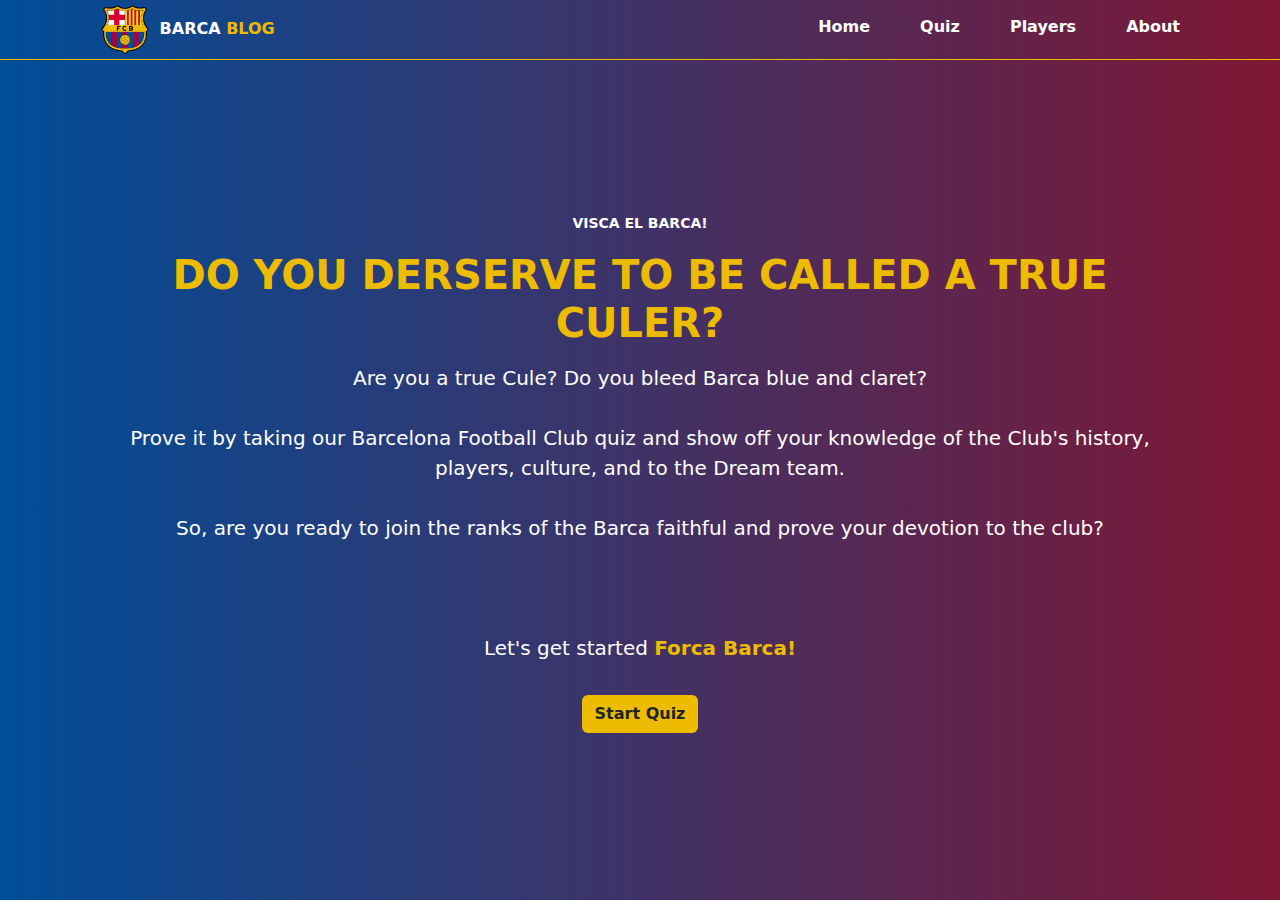
<file: index.html>
<!DOCTYPE html>
<html lang="en">
<head>
  <meta charset="UTF-8">
  <meta name="viewport" content="width=device-width, initial-scale=1.0">
  <link rel="stylesheet" href="Fonts/css/all.css">
  <link rel="stylesheet" href="bootstrap.min.css">
  <title>Document</title>
  <link rel="stylesheet" href="styles.css">
</head>
<body>
  <!-- NAVBAR -->
   <nav class="nav-bar">
    <div class="container d-flex justify-content-between align-items-center">
      <div class="navbar-brand">
        <a href="#">
          <img class="me-1" src="./images/barca_logo-removebg-preview.png" alt="barca logo" class="img-fluid">
          BARCA <span class="text-gold">BLOG</span>
        </a>
      </div>

      <ul class="navbar-menu">
        <li><a href="index.html">Home</a></li>
        <li><a href="quiz.html">Quiz</a></li>
        <li><a href="players.html">Players</a></li>
        <li><a href="about.html">About</a></li>
      </ul>

      <div class="hamburger-btn text-white">
        <i class="fas fa-bars"></i>
      </div>

      <ul class="mobile-menu">
        <li><a href="index.html">Home</a></li>
        <li><a href="quiz.html">Quiz</a></li>
        <li><a href="players.html">Players</a></li>
        <li><a href="about.html">About</a></li>
      </ul>
    </div>
  </nav>

  <div class="hero">
    <div class="container">
      <div class="row text-center">
        <div class="col-sm-12">
          <div class="hero-content">
            <small class="fw-bold text-white">VISCA EL BARCA!</small>
            <h1 class="text-gold my-3 fw-bold text-uppercase">Do you derserve to be called a true Culer?</h1>
            <p class="lead text-white">Are you a true Cule? Do you bleed Barca blue and claret? <br><br> Prove it by taking our Barcelona Football Club quiz and show off your knowledge of the Club's history, players, culture, and to the Dream team. <br><br>So, are you ready to join the ranks of the Barca faithful and prove your devotion to the club? <br><br><br><br> Let's get started <span class="text-gold fw-bold">Forca Barca!</span> </p>

            <a href="quiz.html" class="my-3 btn start-quiz-btn">Start Quiz</a>
          </div>
        </div>
      </div>
    </div>
  </div>
   
  <script src="bootstrap.bundle.min.js"></script>
  <script src="script.js"></script>
</body>
</html>
</file>
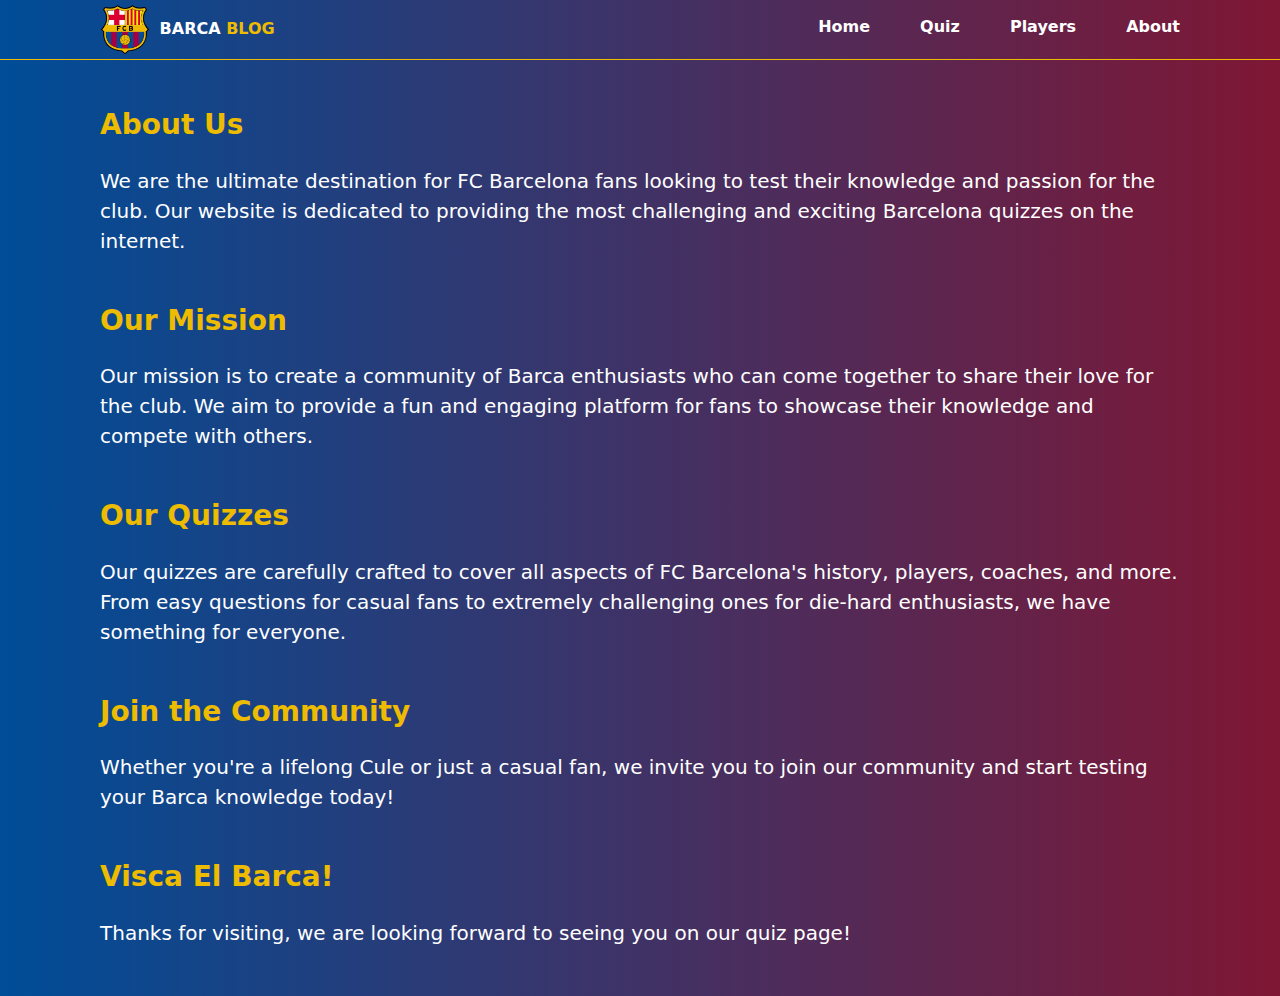
<file: about.html>
<!DOCTYPE html>
<html lang="en">
<head>
  <meta charset="UTF-8">
  <meta name="viewport" content="width=device-width, initial-scale=1.0">
  <link rel="stylesheet" href="Fonts/css/all.css">
  <link rel="stylesheet" href="bootstrap.min.css">
  <title>Document</title>
  <link rel="stylesheet" href="styles.css">
</head>
<body>
  <!-- NAVBAR -->
   <nav class="nav-bar">
    <div class="container d-flex justify-content-between align-items-center">
      <div class="navbar-brand">
        <a href="#">
          <img class="me-1" src="./images/barca_logo-removebg-preview.png" alt="barca logo" class="img-fluid">
          BARCA <span class="text-gold">BLOG</span>
        </a>
      </div>

      <ul class="navbar-menu">
        <li><a href="index.html">Home</a></li>
        <li><a href="quiz.html">Quiz</a></li>
        <li><a href="players.html">Players</a></li>
        <li><a href="about.html">About</a></li>
      </ul>

      <div class="hamburger-btn text-white">
        <i class="fas fa-bars"></i>
      </div>

      <ul class="mobile-menu">
        <li><a href="index.html">Home</a></li>
        <li><a href="quiz.html">Quiz</a></li>
        <li><a href="players.html">Players</a></li>
        <li><a href="about.html">About</a></li>
      </ul>
    </div>
  </nav>

  <div class="container">
    <div class="text-sm-start text-center about mt-5">
      <h3 class="text-gold fw-bold mb-4">About Us</h3>
      <p class="lead text-white">We are the ultimate destination for FC Barcelona fans looking to test their knowledge and passion for the club. Our website is dedicated to providing the most challenging and exciting Barcelona quizzes on the internet.</p>
    </div>

    <div class="text-sm-start text-center mission mt-5">
      <h3 class="text-gold fw-bold mb-4">Our Mission</h3>
      <p class="lead text-white">Our mission is to create a community of Barca enthusiasts who can come together to share their love for the club. We aim to provide a fun and engaging platform for fans to showcase their knowledge and compete with others.</p>
    </div>

    <div class="text-sm-start text-center mission mt-5">
      <h3 class="text-gold fw-bold mb-4">Our Quizzes</h3>
      <p class="lead text-white">Our quizzes are carefully crafted to cover all aspects of FC Barcelona's history, players, coaches, and more. From easy questions for casual fans to extremely challenging ones for die-hard enthusiasts, we have something for everyone.</p>
    </div>

    <div class="text-sm-start text-center mission mt-5">
      <h3 class="text-gold fw-bold mb-4">Join the Community</h3>
      <p class="lead text-white">Whether you're a lifelong Cule or just a casual fan, we invite you to join our community and start testing your Barca knowledge today!</p>
    </div>

    <div class="text-sm-start text-center mission my-5">
      <h3 class="text-gold fw-bold mb-4">Visca El Barca!</h3>
      <p class="lead text-white">Thanks for visiting, we are looking forward to seeing you on our quiz page!</p>
    </div>

  </div>
   
  <script src="bootstrap.bundle.min.js"></script>
  <script src="script.js"></script>
</body>
</html>
</file>
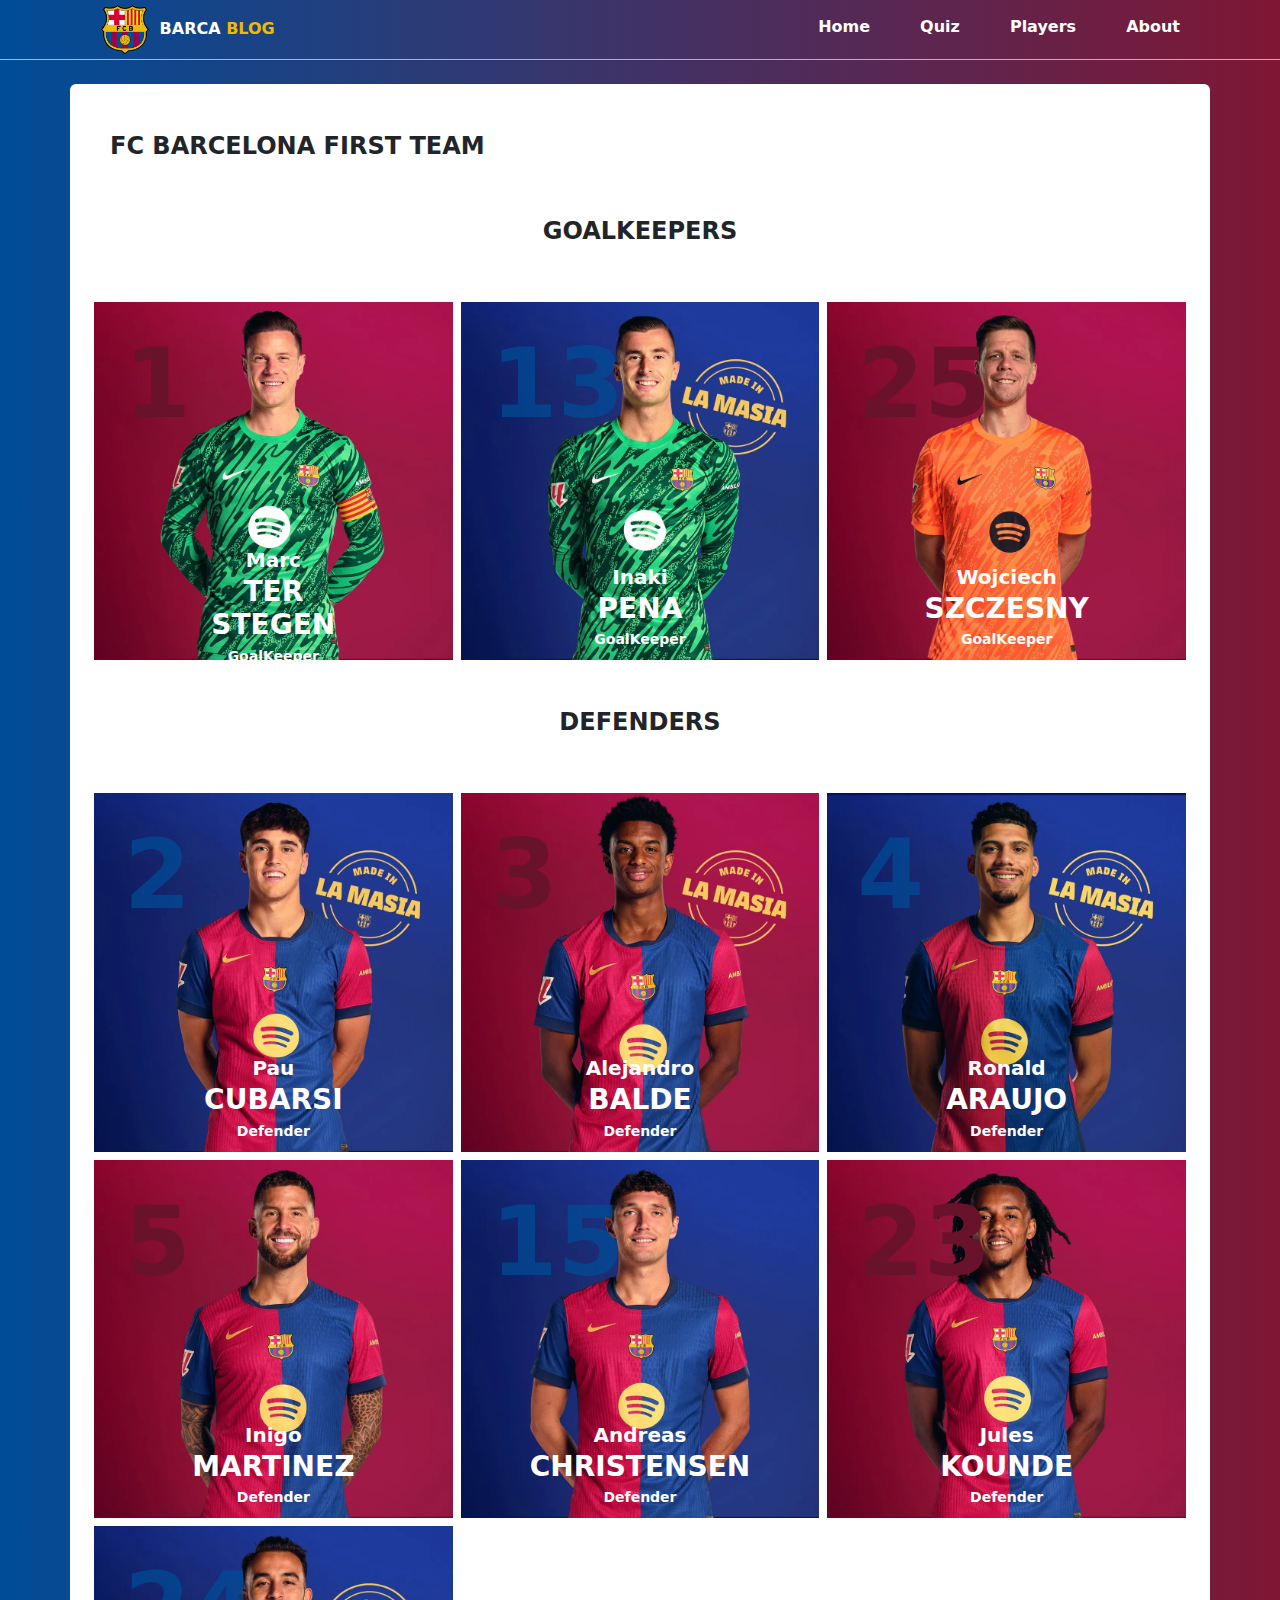
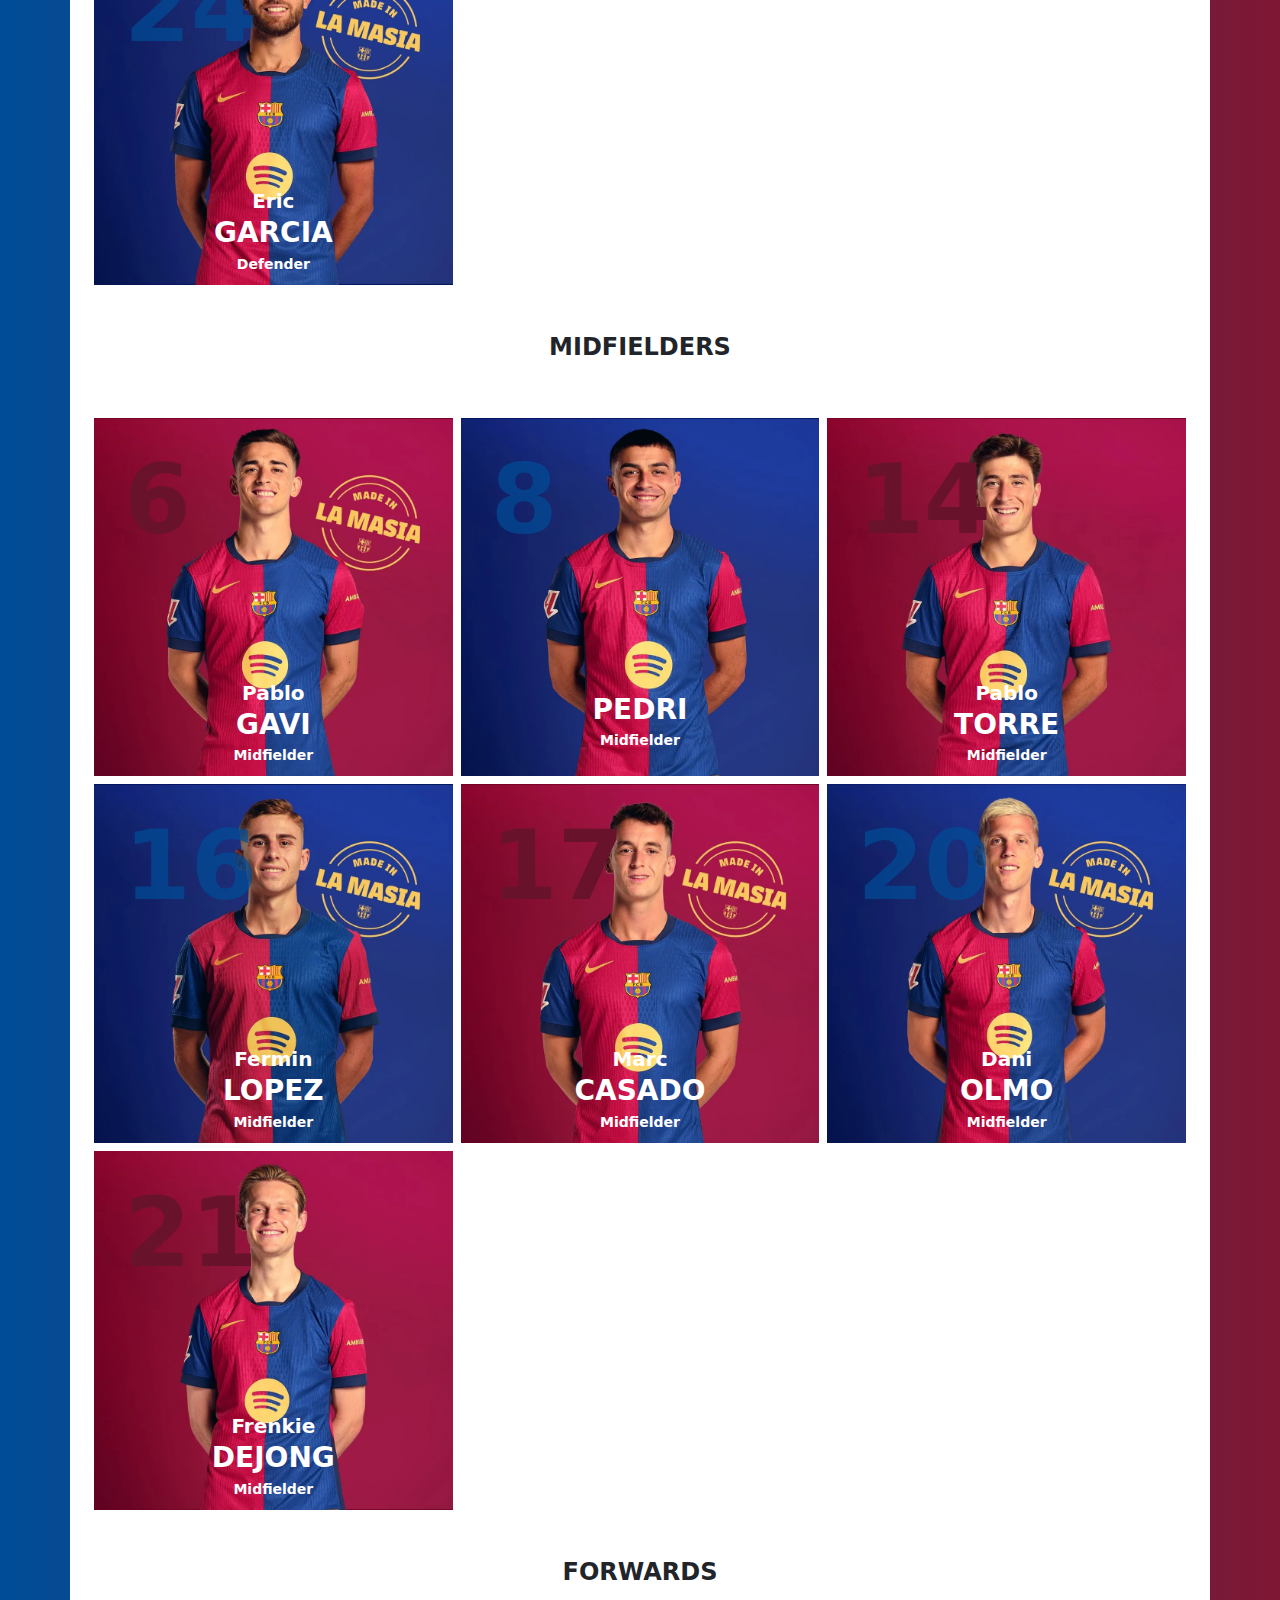
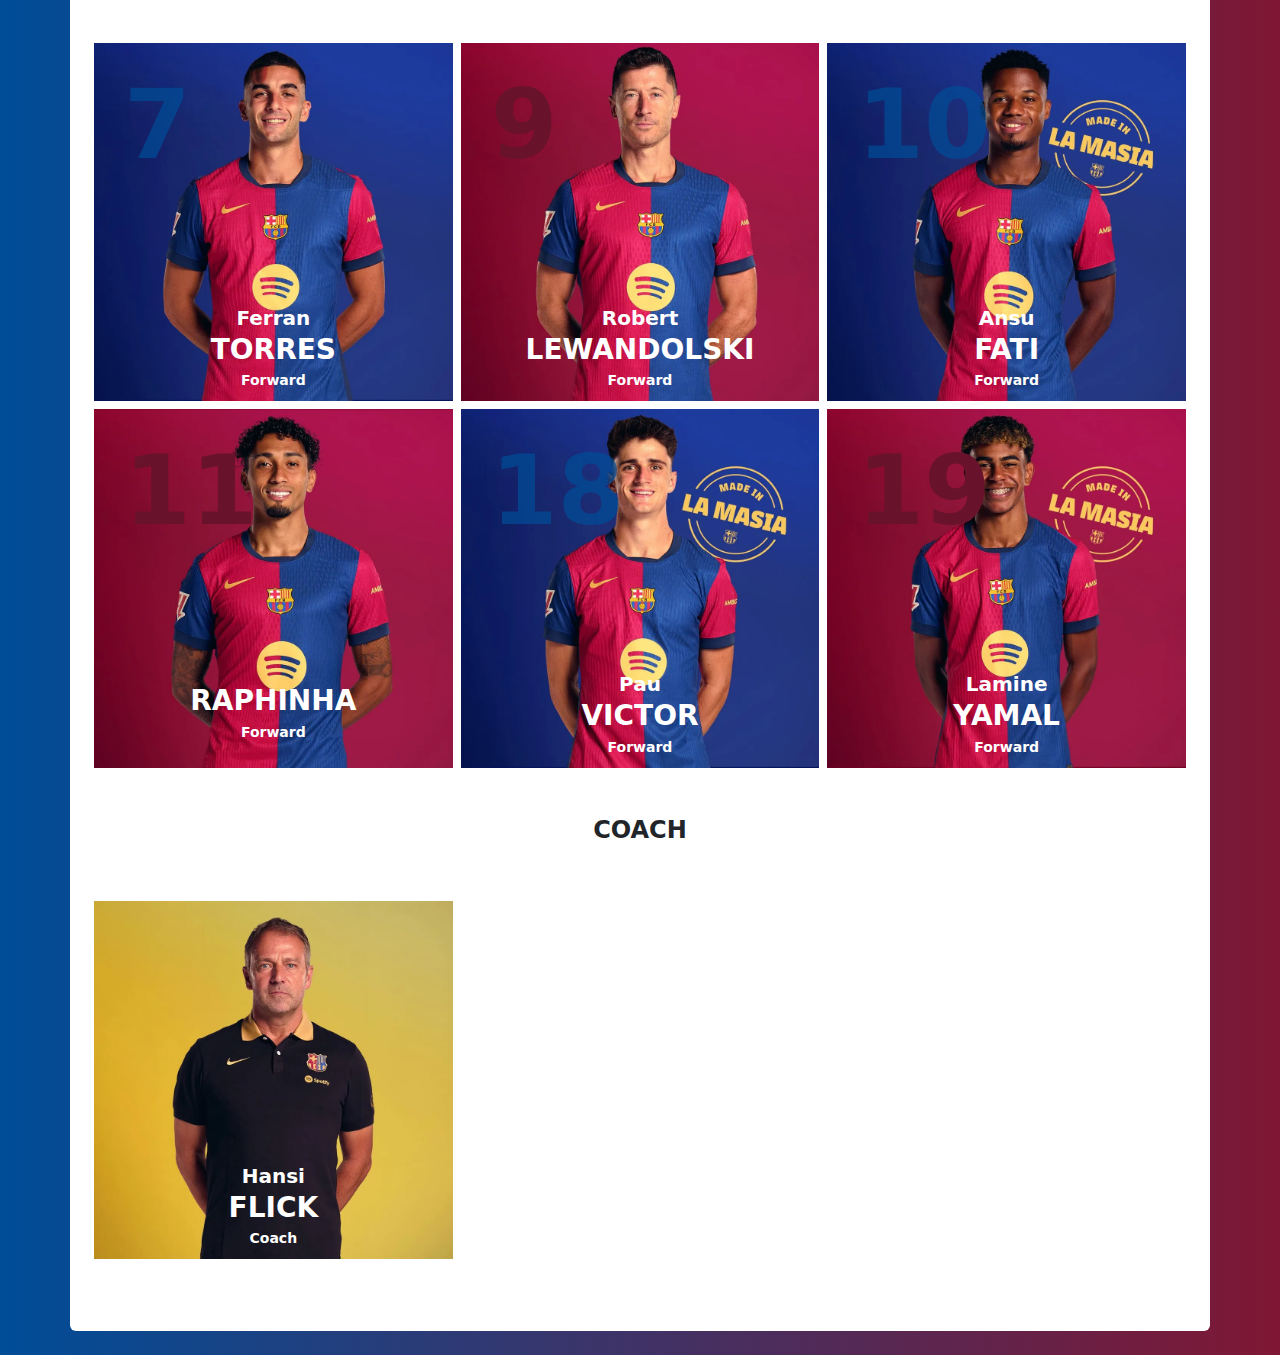
<file: players.html>
<!DOCTYPE html>
<html lang="en">
<head>
  <meta charset="UTF-8">
  <meta name="viewport" content="width=device-width, initial-scale=1.0">
  <link rel="stylesheet" href="Fonts/css/all.css">
  <link rel="stylesheet" href="bootstrap.min.css">
  <title>Document</title>
  <link rel="stylesheet" href="styles.css">
</head>
<body>
  <!-- NAVBAR -->
   <nav class="nav-bar">
    <div class="container d-flex justify-content-between align-items-center">
      <div class="navbar-brand">
        <a href="#">
          <img class="me-1" src="./images/barca_logo-removebg-preview.png" alt="barca logo" class="img-fluid">
          BARCA <span class="text-gold">BLOG</span>
        </a>
      </div>

      <ul class="navbar-menu">
        <li><a href="index.html">Home</a></li>
        <li><a href="quiz.html">Quiz</a></li>
        <li><a href="players.html">Players</a></li>
        <li><a href="about.html">About</a></li>
      </ul>

      <div class="hamburger-btn text-white">
        <i class="fas fa-bars"></i>
      </div>

      <ul class="mobile-menu">
        <li><a href="index.html">Home</a></li>
        <li><a href="quiz.html">Quiz</a></li>
        <li><a href="players.html">Players</a></li>
        <li><a href="about.html">About</a></li>
      </ul>
    </div>
  </nav>

  <div class="container my-4 bg-white rounded p-4">
    <div class="player-sec">
      <div class="row">
        <h4 class="fw-bold ms-3 mt-4">FC BARCELONA FIRST TEAM</h4>
      </div>
      <!-- ROLE SECTION -->
      <div class="goalkeepers mt-5">
        <div class="row d-flex align-items-center justify-content-center my-5">
          <div class="col-md-10 text-center">
            <h4 class="fw-bold">GOALKEEPERS</h4>
          </div>
        </div>
        <div class="row g-2">
          <div class="col-md-4">
            <div class="player stegen text-white">
              <img src="./images/01-Ter_Stegen-M.webp" alt="stegen" class="img-fluid">
              <div class="jersey-no whine">1</div>
              <div class="player-info text-center">
                <p class="lead fw-semibold firstname mb-0">Marc</p>
                <h3 class="j-name fw-bold mb-1">TER STEGEN</h3>
                <p class="fw-bold p-position">GoalKeeper</p>
              </div>
            </div>
          </div>
          
          <div class="col-md-4">
            <div class="player stegen text-white">
              <img src="./images/13-Inaki_Pena-M.webp" alt="stegen" class="img-fluid">
              <div class="jersey-no blue">13</div>
              <div class="player-info text-center">
                <p class="lead fw-semibold firstname mb-0">Inaki</p>
                <h3 class="j-name fw-bold mb-1">PENA</h3>
                <p class="fw-bold p-position">GoalKeeper</p>
              </div>
            </div>
          </div>

          <div class="col-md-4">
            <div class="player stegen text-white">
              <img src="./images/25-Szczesny-M.webp" alt="stegen" class="img-fluid">
              <div class="jersey-no whine">25</div>
              <div class="player-info text-center">
                <p class="lead fw-semibold firstname mb-0">Wojciech</p>
                <h3 class="j-name fw-bold mb-1">SZCZESNY</h3>
                <p class="fw-bold p-position">GoalKeeper</p>
              </div>
            </div>
          </div>

        </div>
      </div>
      <!-- ROLE ENDS -->
      <!-- ROLE STARTS -->
      <div class="defenders mt-5">
        <div class="row d-flex align-items-center justify-content-center my-5">
          <div class="col-md-10 text-center">
            <h4 class="fw-bold">DEFENDERS</h4>
          </div>
        </div>
        <div class="row g-2">
          <div class="col-md-4">
            <div class="player stegen text-white">
              <img src="./images/02-Cubarsi-M.webp" alt="Cubarsi" class="img-fluid">
              <div class="jersey-no blue">2</div>
              <div class="player-info text-center">
                <p class="lead fw-semibold firstname mb-0">Pau</p>
                <h3 class="j-name fw-bold mb-1">CUBARSI</h3>
                <p class="fw-bold p-position">Defender</p>
              </div>
            </div>
          </div>

          <div class="col-md-4">
            <div class="player stegen text-white">
              <img src="./images/03-Balde-M.webp" alt="Balde" class="img-fluid">
              <div class="jersey-no whine">3</div>
              <div class="player-info text-center">
                <p class="lead fw-semibold firstname mb-0">Alejandro</p>
                <h3 class="j-name fw-bold mb-1">BALDE</h3>
                <p class="fw-bold p-position">Defender</p>
              </div>
            </div>
          </div>

          <div class="col-md-4">
            <div class="player stegen text-white">
              <img src="./images/04-Araujo-M.webp" alt="Araujo" class="img-fluid">
              <div class="jersey-no blue">4</div>
              <div class="player-info text-center">
                <p class="lead fw-semibold firstname mb-0">Ronald</p>
                <h3 class="j-name fw-bold mb-1">ARAUJO</h3>
                <p class="fw-bold p-position">Defender</p>
              </div>
            </div>
          </div>

          <div class="col-md-4">
            <div class="player stegen text-white">
              <img src="./images/05-Martinez-M.webp" alt="Martinez" class="img-fluid">
              <div class="jersey-no whine">5</div>
              <div class="player-info text-center">
                <p class="lead fw-semibold firstname mb-0">Inigo</p>
                <h3 class="j-name fw-bold mb-1">MARTINEZ</h3>
                <p class="fw-bold p-position">Defender</p>
              </div>
            </div>
          </div>

          <div class="col-md-4">
            <div class="player stegen text-white">
              <img src="./images/15-Christensen-M.webp" alt="Christensen" class="img-fluid">
              <div class="jersey-no blue">15</div>
              <div class="player-info text-center">
                <p class="lead fw-semibold firstname mb-0">Andreas</p>
                <h3 class="j-name fw-bold mb-1">CHRISTENSEN</h3>
                <p class="fw-bold p-position">Defender</p>
              </div>
            </div>
          </div>

          <div class="col-md-4">
            <div class="player stegen text-white">
              <img src="./images/23-Kounde-M.webp" alt="Kounde" class="img-fluid">
              <div class="jersey-no whine">23</div>
              <div class="player-info text-center">
                <p class="lead fw-semibold firstname mb-0">Jules</p>
                <h3 class="j-name fw-bold mb-1">KOUNDE</h3>
                <p class="fw-bold p-position">Defender</p>
              </div>
            </div>
          </div>

          <div class="col-md-4">
            <div class="player stegen text-white">
              <img src="./images/24-Eric_Garcia-M.webp" alt="Garcia" class="img-fluid">
              <div class="jersey-no blue">24</div>
              <div class="player-info text-center">
                <p class="lead fw-semibold firstname mb-0">Eric</p>
                <h3 class="j-name fw-bold mb-1">GARCIA</h3>
                <p class="fw-bold p-position">Defender</p>
              </div>
            </div>
          </div>
          
        </div>
      </div>
      <!-- ROLE ENDS -->
      <!-- ROLE STARTS -->
      <div class="midfielders mt-5">
        <div class="row d-flex align-items-center justify-content-center my-5">
          <div class="col-md-10 text-center">
            <h4 class="fw-bold">MIDFIELDERS</h4>
          </div>
        </div>
        <div class="row g-2">
          <div class="col-md-4">
            <div class="player stegen text-white">
              <img src="./images/06-Gavi-M.webp" alt="Gavi" class="img-fluid">
              <div class="jersey-no whine">6</div>
              <div class="player-info text-center">
                <p class="lead fw-semibold firstname mb-0">Pablo</p>
                <h3 class="j-name fw-bold mb-1">GAVI</h3>
                <p class="fw-bold p-position">Midfielder</p>
              </div>
            </div>
          </div>

          <div class="col-md-4">
            <div class="player stegen text-white">
              <img src="./images/08-Pedri-M.webp" alt="Pedri" class="img-fluid">
              <div class="jersey-no blue">8</div>
              <div class="player-info text-center">
                <p class="lead fw-semibold firstname mb-0"></p>
                <h3 class="j-name fw-bold mb-1">PEDRI</h3>
                <p class="fw-bold p-position">Midfielder</p>
              </div>
            </div>
          </div>

          <div class="col-md-4">
            <div class="player stegen text-white">
              <img src="./images/14-Pablo_Torre-M.webp" alt="Torre" class="img-fluid">
              <div class="jersey-no whine">14</div>
              <div class="player-info text-center">
                <p class="lead fw-semibold firstname mb-0">Pablo</p>
                <h3 class="j-name fw-bold mb-1">TORRE</h3>
                <p class="fw-bold p-position">Midfielder</p>
              </div>
            </div>
          </div>

          <div class="col-md-4">
            <div class="player stegen text-white">
              <img src="./images/16-Fermin-M.webp" alt="Fermin" class="img-fluid">
              <div class="jersey-no blue">16</div>
              <div class="player-info text-center">
                <p class="lead fw-semibold firstname mb-0">Fermin</p>
                <h3 class="j-name fw-bold mb-1">LOPEZ</h3>
                <p class="fw-bold p-position">Midfielder</p>
              </div>
            </div>
          </div>

          <div class="col-md-4">
            <div class="player stegen text-white">
              <img src="./images/17-Casado-M.webp" alt="Casado" class="img-fluid">
              <div class="jersey-no whine">17</div>
              <div class="player-info text-center">
                <p class="lead fw-semibold firstname mb-0">Marc</p>
                <h3 class="j-name fw-bold mb-1">CASADO</h3>
                <p class="fw-bold p-position">Midfielder</p>
              </div>
            </div>
          </div>

          <div class="col-md-4">
            <div class="player stegen text-white">
              <img src="./images/20-Olmo-M.webp" alt="OLMO" class="img-fluid">
              <div class="jersey-no blue">20</div>
              <div class="player-info text-center">
                <p class="lead fw-semibold firstname mb-0">Dani</p>
                <h3 class="j-name fw-bold mb-1">OLMO</h3>
                <p class="fw-bold p-position">Midfielder</p>
              </div>
            </div>
          </div>

          <div class="col-md-4">
            <div class="player stegen text-white">
              <img src="./images/21-De_Jong-M.webp" alt="DEJONG" class="img-fluid">
              <div class="jersey-no whine">21</div>
              <div class="player-info text-center">
                <p class="lead fw-semibold firstname mb-0">Frenkie</p>
                <h3 class="j-name fw-bold mb-1">DEJONG</h3>
                <p class="fw-bold p-position">Midfielder</p>
              </div>
            </div>
          </div>
          
        </div>
      </div>
      <!-- ROLE ENDS -->
      <!-- ROLE STARTS -->
      <div class="forwards mt-5">
        <div class="row d-flex align-items-center justify-content-center my-5">
          <div class="col-md-10 text-center">
            <h4 class="fw-bold">FORWARDS</h4>
          </div>
        </div>
        <div class="row g-2">
          <div class="col-md-4">
            <div class="player stegen text-white">
              <img src="./images/07-Ferran_Torres-M.webp" alt="TORRES" class="img-fluid">
              <div class="jersey-no blue">7</div>
              <div class="player-info text-center">
                <p class="lead fw-semibold firstname mb-0">Ferran</p>
                <h3 class="j-name fw-bold mb-1">TORRES</h3>
                <p class="fw-bold p-position">Forward</p>
              </div>
            </div>
          </div>

          <div class="col-md-4">
            <div class="player stegen text-white">
              <img src="./images/09-Lewandowski-M.webp" alt="LEWANDOLSKI" class="img-fluid">
              <div class="jersey-no whine">9</div>
              <div class="player-info text-center">
                <p class="lead fw-semibold firstname mb-0">Robert</p>
                <h3 class="j-name fw-bold mb-1">LEWANDOLSKI</h3>
                <p class="fw-bold p-position">Forward</p>
              </div>
            </div>
          </div>

          <div class="col-md-4">
            <div class="player stegen text-white">
              <img src="./images/10-Ansu_Fati-M.webp" alt="FATI" class="img-fluid">
              <div class="jersey-no blue">10</div>
              <div class="player-info text-center">
                <p class="lead fw-semibold firstname mb-0">Ansu</p>
                <h3 class="j-name fw-bold mb-1">FATI</h3>
                <p class="fw-bold p-position">Forward</p>
              </div>
            </div>
          </div>

          <div class="col-md-4">
            <div class="player stegen text-white">
              <img src="./images/11-Raphinha-M.webp" alt="RAPHINHA" class="img-fluid">
              <div class="jersey-no whine">11</div>
              <div class="player-info text-center">
                <p class="lead fw-semibold firstname mb-0"></p>
                <h3 class="j-name fw-bold mb-1">RAPHINHA</h3>
                <p class="fw-bold p-position">Forward</p>
              </div>
            </div>
          </div>

          <div class="col-md-4">
            <div class="player stegen text-white">
              <img src="./images/18-Pau_Victor-M.webp" alt="VICTOR" class="img-fluid">
              <div class="jersey-no blue">18</div>
              <div class="player-info text-center">
                <p class="lead fw-semibold firstname mb-0">Pau</p>
                <h3 class="j-name fw-bold mb-1">VICTOR</h3>
                <p class="fw-bold p-position">Forward</p>
              </div>
            </div>
          </div>

          <div class="col-md-4">
            <div class="player stegen text-white">
              <img src="./images/19-Lamine-M.webp" alt="YAMAL" class="img-fluid">
              <div class="jersey-no whine">19</div>
              <div class="player-info text-center">
                <p class="lead fw-semibold firstname mb-0">Lamine</p>
                <h3 class="j-name fw-bold mb-1">YAMAL</h3>
                <p class="fw-bold p-position">Forward</p>
              </div>
            </div>
          </div>
          
        </div>
      </div>
      <!-- ROLE ENDS -->
      <!-- ROLE STARTS -->
      <div class="coach mt-5">
        <div class="row d-flex align-items-center justify-content-center my-5">
          <div class="col-md-10 text-center">
            <h4 class="fw-bold">COACH</h4>
          </div>
        </div>
        
          <div class="row g-2 mb-5">
            
            
            <div class="col-md-4">
              <div class="player stegen text-white">
                <img src="./images/00-Hansi_Flick-M.webp" alt="Flick" class="img-fluid">
                <div class="jersey-no gold"></div>
                <div class="player-info text-center">
                  <p class="lead fw-semibold firstname mb-0">Hansi</p>
                  <h3 class="j-name fw-bold mb-1">FLICK</h3>
                  <p class="fw-bold p-position">Coach</p>
                </div>
              </div>
            </div>
          

        </div>
      </div>

    </div>
  </div>
   
  <script src="bootstrap.bundle.min.js"></script>
  <script src="script.js"></script>
</body>
</html>
</file>
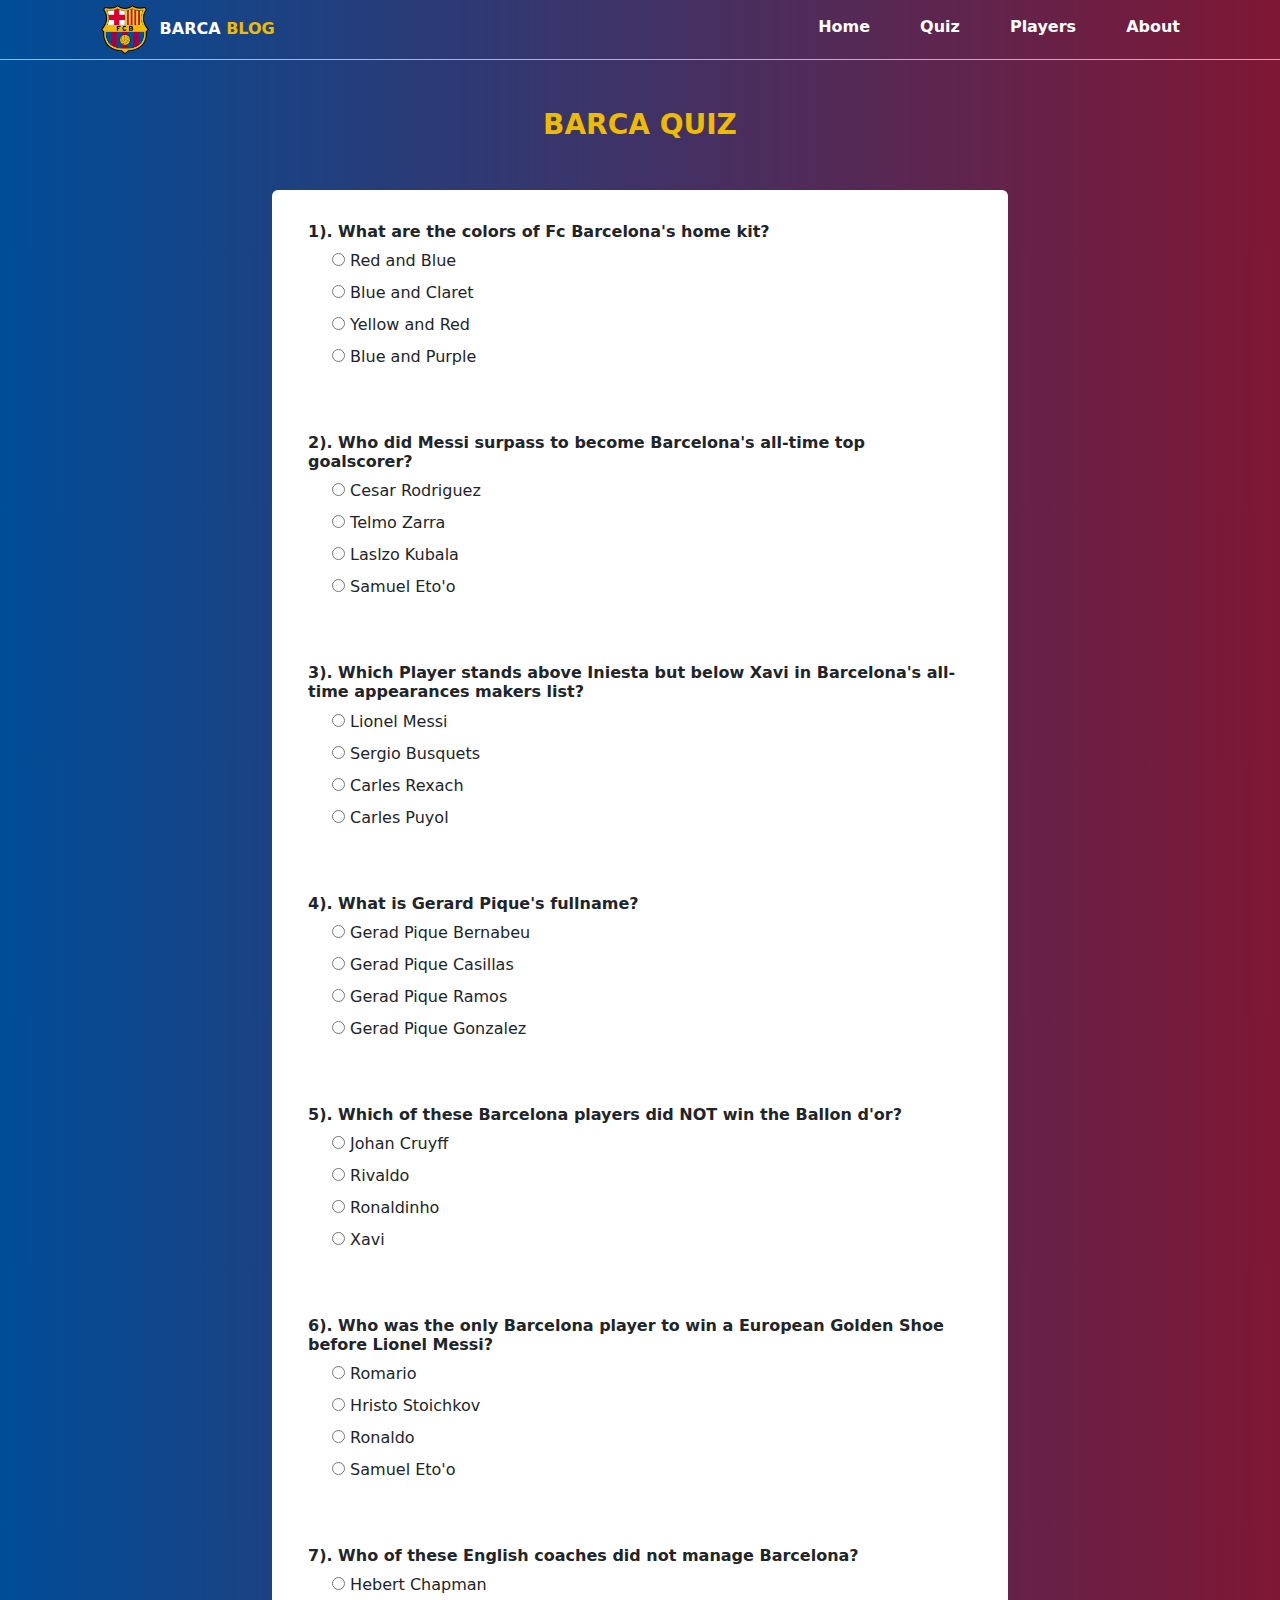
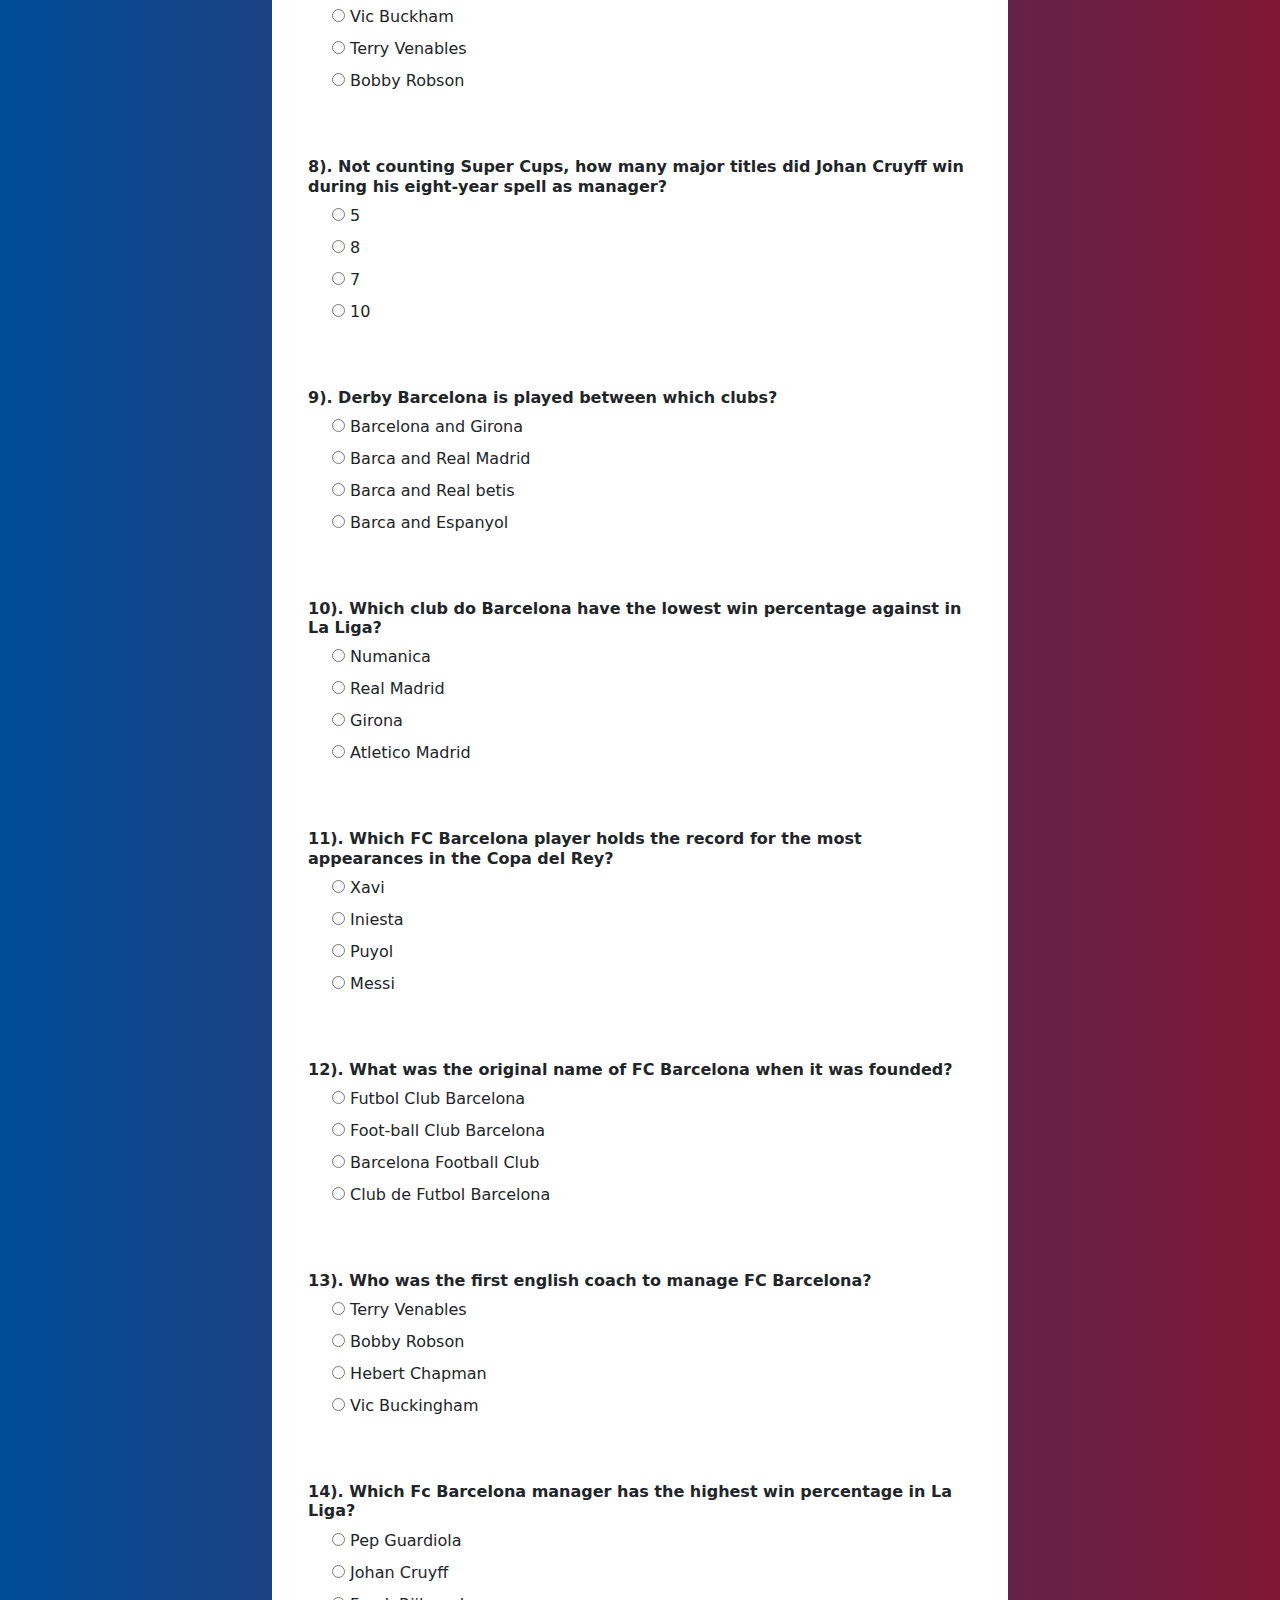
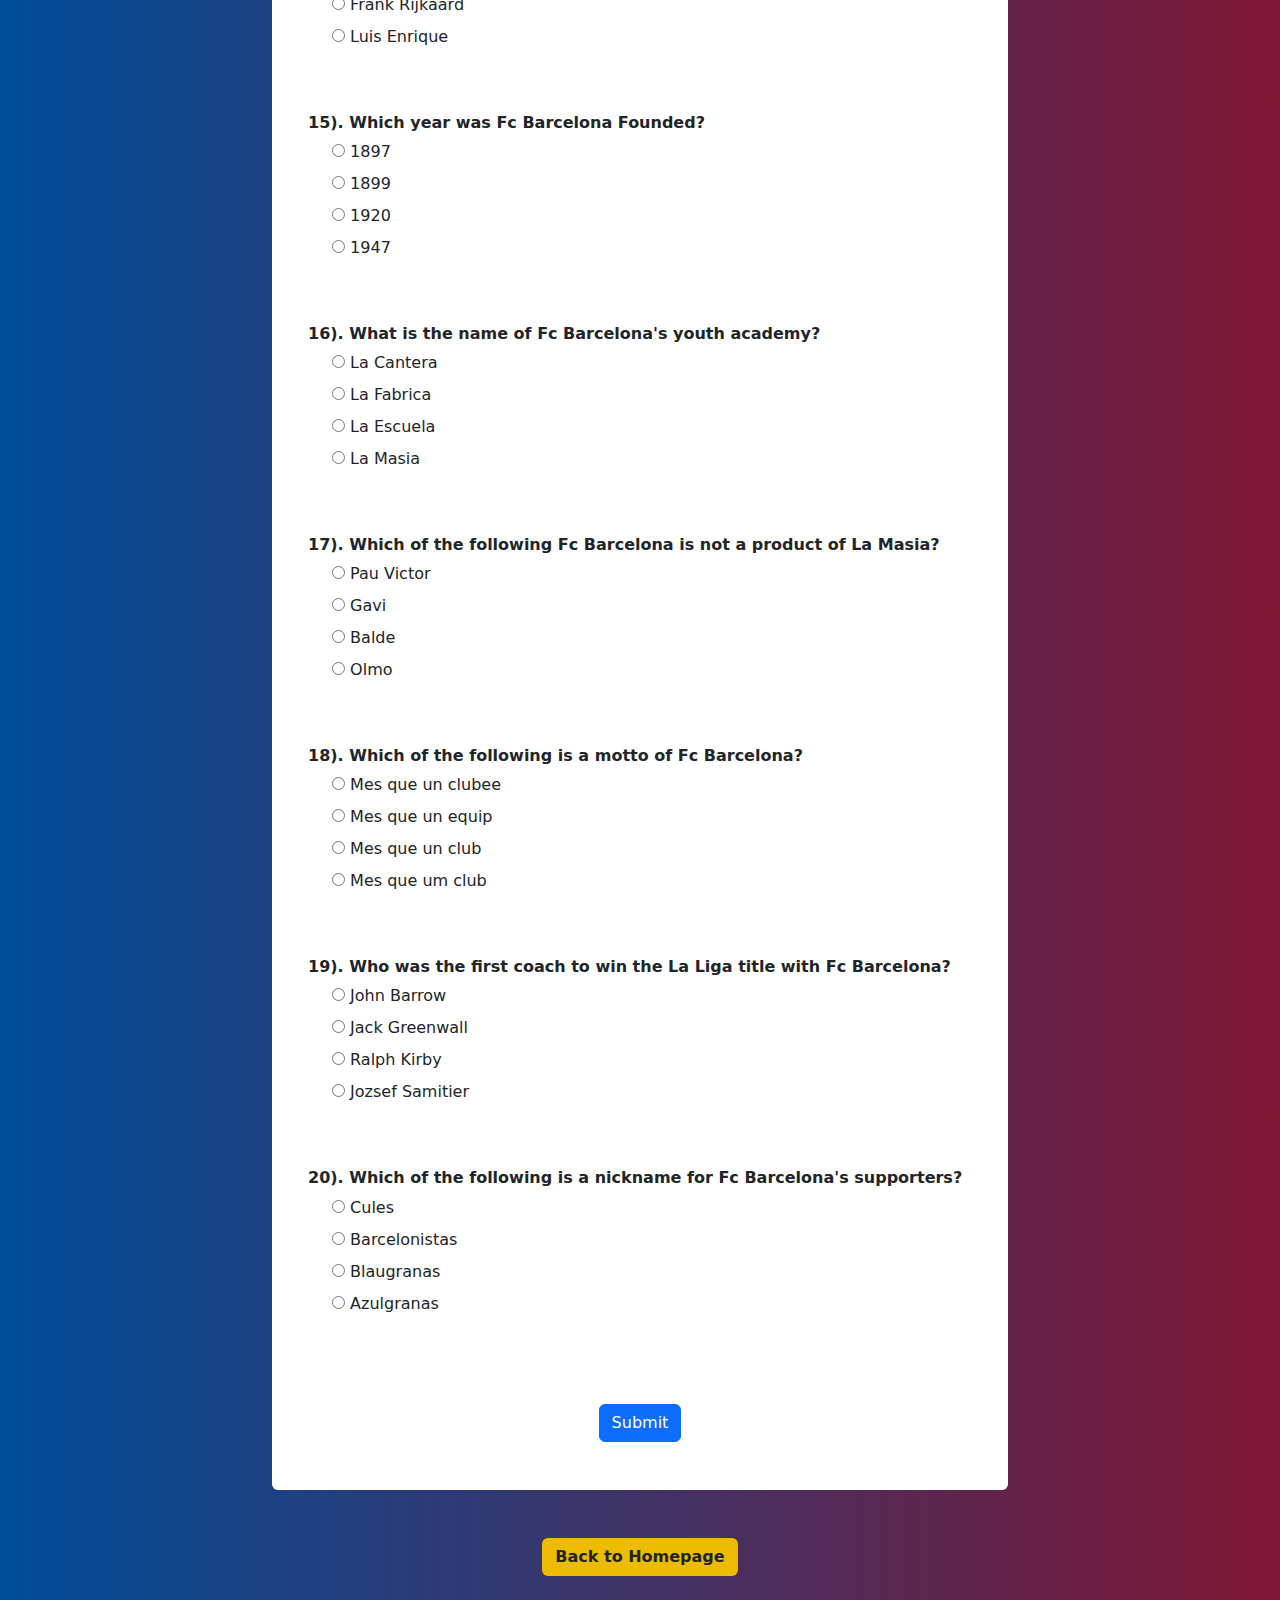
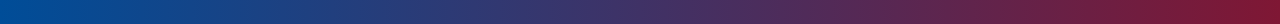
<file: quiz.html>
<!DOCTYPE html>
<html lang="en">
<head>
  <meta charset="UTF-8">
  <meta name="viewport" content="width=device-width, initial-scale=1.0">
  <link rel="stylesheet" href="Fonts/css/all.css">
  <link rel="stylesheet" href="bootstrap.min.css">
  <title>Document</title>
  <link rel="stylesheet" href="styles.css">
</head>
<body>
  <!-- NAVBAR -->
   <nav class="nav-bar">
    <div class="container d-flex justify-content-between align-items-center">
      <div class="navbar-brand">
        <a href="#">
          <img class="me-1" src="./images/barca_logo-removebg-preview.png" alt="barca logo" class="img-fluid">
          BARCA <span class="text-gold">BLOG</span>
        </a>
      </div>

      <ul class="navbar-menu">
        <li><a href="index.html">Home</a></li>
        <li><a href="quiz.html">Quiz</a></li>
        <li><a href="players.html">Players</a></li>
        <li><a href="#">About</a></li>
      </ul>

      <div class="hamburger-btn text-white">
        <i class="fas fa-bars"></i>
      </div>

      <ul class="mobile-menu">
        <li><a href="index.html">Home</a></li>
        <li><a href="quiz.html">Quiz</a></li>
        <li><a href="players.html">Players</a></li>
        <li><a href="about.html">About</a></li>
      </ul>
    </div>
  </nav>

  <div class="container text-center">
    <h3 class="popup fw-bold my-5 text-gold">BARCA QUIZ</h3>
  </div>

  <!-- Result section -->
  <div class="result d-none py-4 text-center">
  <div class="container text-gold">
    <p class="fw-bold fs-1">Your Score <br> <span class="scoreboard p-3">0</span>/ 20 </p>
  </div>
  <p class="text-white fw-semibold mt-3 remark lead"></p>
  </div>
  
  <div class="quiz">
    <div class="container">
      <div class="row d-flex align-items-center justify-content-center">
        <div class="col-sm-8 bg-white rounded">
          <form class="quiz-form">

            <div class="my-2 p-4">
    
              <h6 class="fw-semibold">1). What are the colors of Fc Barcelona's home kit?</h6>
              <div class="form-check my-2">
                <input type="radio" name="q1" value="A">
                <label  class="form-check-label">Red and Blue</label>
              </div>
              <div class="form-check my-2">
                <input type="radio" name="q1" value="B">
                <label  class="form-check-label">Blue and Claret</label>
              </div>
              <div class="form-check my-2">
                <input type="radio" name="q1" value="C">
                <label  class="form-check-label">Yellow and Red</label>
              </div>
              <div class="form-check my-2">
                <input type="radio" name="q1" value="D">
                <label  class="form-check-label">Blue and Purple</label>
              </div>
    
            </div>
    
            <!-- NO 2 -->
            <div class="my-2 p-4">
              <h6 class="fw-semibold">2). Who did Messi surpass to become Barcelona's all-time top goalscorer?</h6>
              <div class="form-check my-2">
                <input type="radio" name="q2" value="A">
                <label  class="form-check-label">Cesar Rodriguez</label>
              </div>
              <div class="form-check my-2">
                <input type="radio" name="q2" value="B">
                <label  class="form-check-label">Telmo Zarra</label>
              </div>
              <div class="form-check my-2">
                <input type="radio" name="q2" value="C">
                <label  class="form-check-label">Laslzo Kubala</label>
              </div>
              <div class="form-check my-2">
                <input type="radio" name="q2" value="D">
                <label  class="form-check-label">Samuel Eto'o</label>
              </div>
    
            </div>
            <!-- END -->
            <!-- NO 3 -->
            <div class="my-2 p-4">
              <h6 class="fw-semibold">3). Which Player stands above Iniesta but below Xavi in Barcelona's all-time appearances makers list?</h6>
              <div class="form-check my-2">
                <input type="radio" name="q3" value="A">
                <label  class="form-check-label">Lionel Messi</label>
              </div>
              <div class="form-check my-2">
                <input type="radio" name="q3" value="B">
                <label  class="form-check-label">Sergio Busquets</label>
              </div>
              <div class="form-check my-2">
                <input type="radio" name="q3" value="C">
                <label  class="form-check-label">Carles Rexach</label>
              </div>
              <div class="form-check my-2">
                <input type="radio" name="q3" value="D">
                <label  class="form-check-label">Carles Puyol</label>
              </div>
    
            </div>
            <!-- END -->
            <!-- NO 4 -->
            <div class="my-2 p-4">
              <h6 class="fw-semibold">4). What is Gerard Pique's fullname?</h6>
              <div class="form-check my-2">
                <input type="radio" name="q4" value="A">
                <label  class="form-check-label">Gerad Pique Bernabeu</label>
              </div>
              <div class="form-check my-2">
                <input type="radio" name="q4" value="B">
                <label  class="form-check-label">Gerad Pique Casillas</label>
              </div>
              <div class="form-check my-2">
                <input type="radio" name="q4" value="C">
                <label  class="form-check-label">Gerad Pique Ramos</label>
              </div>
              <div class="form-check my-2">
                <input type="radio" name="q4" value="D">
                <label  class="form-check-label">Gerad Pique Gonzalez</label>
              </div>
    
            </div>
            <!-- END -->
            <!-- NO 5 -->
            <div class="my-2 p-4">
              <h6 class="fw-semibold">5). Which of these Barcelona players did NOT win the Ballon d'or?</h6>
              <div class="form-check my-2">
                <input type="radio" name="q5" value="A">
                <label  class="form-check-label">Johan Cruyff</label>
              </div>
              <div class="form-check my-2">
                <input type="radio" name="q5" value="B">
                <label  class="form-check-label">Rivaldo</label>
              </div>
              <div class="form-check my-2">
                <input type="radio" name="q5" value="C">
                <label  class="form-check-label">Ronaldinho</label>
              </div>
              <div class="form-check my-2">
                <input type="radio" name="q5" value="D">
                <label  class="form-check-label">Xavi</label>
              </div>
    
            </div>
            <!-- END -->
            <!-- NO 6 -->
            <div class="my-2 p-4">
              <h6 class="fw-semibold">6). Who was the only Barcelona player to win a European Golden Shoe before Lionel Messi?</h6>
              <div class="form-check my-2">
                <input type="radio" name="q6" value="A">
                <label class="form-check-label">Romario</label>
              </div>
              <div class="form-check my-2">
                <input type="radio" name="q6" value="B">
                <label class="form-check-label">Hristo Stoichkov</label>
              </div>
              <div class="form-check my-2">
                <input type="radio" name="q6" value="C">
                <label class="form-check-label">Ronaldo</label>
              </div>
              <div class="form-check my-2">
                <input type="radio" name="q6" value="D">
                <label class="form-check-label">Samuel Eto'o</label>
              </div>
    
            </div>
            <!-- END -->
            <!-- NO 7 -->
            <div class="my-2 p-4">
              <h6 class="fw-semibold">7). Who of these English coaches did not manage Barcelona?</h6>
              <div class="form-check my-2">
                <input type="radio" name="q7" value="A">
                <label class="form-check-label">Hebert Chapman</label>
              </div>
              <div class="form-check my-2">
                <input type="radio" name="q7" value="B">
                <label class="form-check-label">Vic Buckham</label>
              </div>
              <div class="form-check my-2">
                <input type="radio" name="q7" value="C">
                <label class="form-check-label">Terry Venables</label>
              </div>
              <div class="form-check my-2">
                <input type="radio" name="q7" value="D">
                <label class="form-check-label">Bobby Robson</label>
              </div>
    
            </div>
            <!-- END -->
            <!-- NO 8 -->
            <div class="my-2 p-4">
              <h6 class="fw-semibold">8). Not counting Super Cups, how many major titles did Johan Cruyff win during his eight-year spell as manager?</h6>
              <div class="form-check my-2">
                <input type="radio" name="q8" value="A">
                <label class="form-check-label">5</label>
              </div>
              <div class="form-check my-2">
                <input type="radio" name="q8" value="B">
                <label class="form-check-label">8</label>
              </div>
              <div class="form-check my-2">
                <input type="radio" name="q8" value="C">
                <label class="form-check-label">7</label>
              </div>
              <div class="form-check my-2">
                <input type="radio" name="q8" value="D">
                <label class="form-check-label">10</label>
              </div>
    
            </div>
            <!-- END -->
            <!-- NO 9 -->
            <div class="my-2 p-4">
              <h6 class="fw-semibold">9). Derby Barcelona is played between which clubs?</h6>
              <div class="form-check my-2">
                <input type="radio" name="q9" value="A">
                <label class="form-check-label">Barcelona and Girona</label>
              </div>
              <div class="form-check my-2">
                <input type="radio" name="q9" value="B">
                <label class="form-check-label">Barca and Real Madrid</label>
              </div>
              <div class="form-check my-2">
                <input type="radio" name="q9" value="C">
                <label class="form-check-label">Barca and Real betis</label>
              </div>
              <div class="form-check my-2">
                <input type="radio" name="q9" value="D">
                <label class="form-check-label">Barca and Espanyol</label>
              </div>
    
            </div>
            <!-- END -->
            <!-- NO 10 -->
            <div class="my-2 p-4">
              <h6 class="fw-semibold">10). Which club do Barcelona have the lowest win percentage against in La Liga?</h6>
              <div class="form-check my-2">
                <input type="radio" name="q10" value="A">
                <label class="form-check-label">Numanica</label>
              </div>
              <div class="form-check my-2">
                <input type="radio" name="q10" value="B">
                <label class="form-check-label">Real Madrid </label>
              </div>
              <div class="form-check my-2">
                <input type="radio" name="q10" value="C">
                <label class="form-check-label">Girona</label>
              </div>
              <div class="form-check my-2">
                <input type="radio" name="q10" value="D">
                <label class="form-check-label">Atletico Madrid</label>
              </div>
    
            </div>
            <!-- END -->
            <!-- NO 11 -->
            <div class="my-2 p-4">
              <h6 class="fw-semibold">11). Which FC Barcelona player holds the record for the most appearances in the Copa del Rey?</h6>
              <div class="form-check my-2">
                <input type="radio" name="q11" value="A">
                <label class="form-check-label">Xavi</label>
              </div>
              <div class="form-check my-2">
                <input type="radio" name="q11" value="B">
                <label class="form-check-label">Iniesta</label>
              </div>
              <div class="form-check my-2">
                <input type="radio" name="q11" value="C">
                <label class="form-check-label">Puyol</label>
              </div>
              <div class="form-check my-2">
                <input type="radio" name="q11" value="D">
                <label class="form-check-label">Messi</label>
              </div>
    
            </div>
            <!-- END -->
            <!-- NO 12 -->
            <div class="my-2 p-4">
              <h6 class="fw-semibold">12). What was the original name of FC Barcelona when it was founded?</h6>
              <div class="form-check my-2">
                <input type="radio" name="q12" value="A">
                <label class="form-check-label">Futbol Club Barcelona</label>
              </div>
              <div class="form-check my-2">
                <input type="radio" name="q12" value="B">
                <label class="form-check-label">Foot-ball Club Barcelona</label>
              </div>
              <div class="form-check my-2">
                <input type="radio" name="q12" value="C">
                <label class="form-check-label">Barcelona Football Club</label>
              </div>
              <div class="form-check my-2">
                <input type="radio" name="q12" value="D">
                <label class="form-check-label">Club de Futbol Barcelona</label>
              </div>
    
            </div>
            <!-- END -->
            <!-- NO 13 -->
            <div class="my-2 p-4">
              <h6 class="fw-semibold">13). Who was the first english coach to manage FC Barcelona?</h6>
              <div class="form-check my-2">
                <input type="radio" name="q13" value="A">
                <label class="form-check-label">Terry Venables</label>
              </div>
              <div class="form-check my-2">
                <input type="radio" name="q13" value="B">
                <label class="form-check-label">Bobby Robson</label>
              </div>
              <div class="form-check my-2">
                <input type="radio" name="q13" value="C">
                <label class="form-check-label">Hebert Chapman</label>
              </div>
              <div class="form-check my-2">
                <input type="radio" name="q13" value="D">
                <label class="form-check-label">Vic Buckingham</label>
              </div>
    
            </div>
            <!-- END -->
            <!-- NO 14 -->
            <div class="my-2 p-4">
              <h6 class="fw-semibold">14). Which Fc Barcelona manager has the highest win percentage in La Liga?</h6>
              <div class="form-check my-2">
                <input type="radio" name="q14" value="A">
                <label class="form-check-label">Pep Guardiola</label>
              </div>
              <div class="form-check my-2">
                <input type="radio" name="q14" value="B">
                <label class="form-check-label">Johan Cruyff</label>
              </div>
              <div class="form-check my-2">
                <input type="radio" name="q14" value="C">
                <label class="form-check-label">Frank Rijkaard</label>
              </div>
              <div class="form-check my-2">
                <input type="radio" name="q14" value="D">
                <label class="form-check-label">Luis Enrique</label>
              </div>
    
            </div>
            <!-- END -->
            <!-- NO 15 -->
            <div class="my-2 p-4">
              <h6 class="fw-semibold">15). Which year was Fc Barcelona Founded?</h6>
              <div class="form-check my-2">
                <input type="radio" name="q15" value="A">
                <label class="form-check-label">1897</label>
              </div>
              <div class="form-check my-2">
                <input type="radio" name="q15" value="B">
                <label class="form-check-label">1899</label>
              </div>
              <div class="form-check my-2">
                <input type="radio" name="q15" value="C">
                <label class="form-check-label">1920</label>
              </div>
              <div class="form-check my-2">
                <input type="radio" name="q15" value="D">
                <label class="form-check-label">1947</label>
              </div>
    
            </div>
            <!-- END -->
            <!-- NO 16 -->
            <div class="my-2 p-4">
              <h6 class="fw-semibold">16). What is the name of Fc Barcelona's youth academy?</h6>
              <div class="form-check my-2">
                <input type="radio" name="q16" value="A">
                <label class="form-check-label">La Cantera</label>
              </div>
              <div class="form-check my-2">
                <input type="radio" name="q16" value="B">
                <label class="form-check-label">La Fabrica</label>
              </div>
              <div class="form-check my-2">
                <input type="radio" name="q16" value="C">
                <label class="form-check-label">La Escuela</label>
              </div>
              <div class="form-check my-2">
                <input type="radio" name="q16" value="D">
                <label class="form-check-label">La Masia</label>
              </div>
    
            </div>
            <!-- END -->
            <!-- NO 17 -->
            <div class="my-2 p-4">
              <h6 class="fw-semibold">17). Which of the following Fc Barcelona is not a product of La Masia?</h6>
              <div class="form-check my-2">
                <input type="radio" name="q17" value="A">
                <label class="form-check-label">Pau Victor</label>
              </div>
              <div class="form-check my-2">
                <input type="radio" name="q17" value="B">
                <label class="form-check-label">Gavi</label>
              </div>
              <div class="form-check my-2">
                <input type="radio" name="q17" value="C">
                <label class="form-check-label">Balde</label>
              </div>
              <div class="form-check my-2">
                <input type="radio" name="q17" value="D">
                <label class="form-check-label">Olmo</label>
              </div>
    
            </div>
            <!-- END -->
            <!-- NO 18 -->
            <div class="my-2 p-4">
              <h6 class="fw-semibold">18). Which of the following is a motto of Fc Barcelona?</h6>
              <div class="form-check my-2">
                <input type="radio" name="q18" value="A">
                <label class="form-check-label">Mes que un clubee</label>
              </div>
              <div class="form-check my-2">
                <input type="radio" name="q18" value="B">
                <label class="form-check-label">Mes que un equip</label>
              </div>
              <div class="form-check my-2">
                <input type="radio" name="q18" value="C">
                <label class="form-check-label">Mes que un club</label>
              </div>
              <div class="form-check my-2">
                <input type="radio" name="q18" value="D">
                <label class="form-check-label">Mes que um club</label>
              </div>
    
            </div>
            <!-- END -->
            <!-- NO 19 -->
            <div class="my-2 p-4">
              <h6 class="fw-semibold">19). Who was the first coach to win the La Liga title with Fc Barcelona?</h6>
              <div class="form-check my-2">
                <input type="radio" name="q19" value="A">
                <label class="form-check-label">John Barrow</label>
              </div>
              <div class="form-check my-2">
                <input type="radio" name="q19" value="B">
                <label class="form-check-label">Jack Greenwall</label>
              </div>
              <div class="form-check my-2">
                <input type="radio" name="q19" value="C">
                <label class="form-check-label">Ralph Kirby</label>
              </div>
              <div class="form-check my-2">
                <input type="radio" name="q19" value="D">
                <label class="form-check-label">Jozsef Samitier</label>
              </div>
    
            </div>
            <!-- END -->
            <!-- NO 20 -->
            <div class="my-2 p-4">
              <h6 class="fw-semibold">20). Which of the following is a nickname for Fc Barcelona's supporters?</h6>
              <div class="form-check my-2">
                <input type="radio" name="q20" value="A">
                <label class="form-check-label">Cules</label>
              </div>
              <div class="form-check my-2">
                <input type="radio" name="q20" value="B">
                <label class="form-check-label">Barcelonistas</label>
              </div>
              <div class="form-check my-2">
                <input type="radio" name="q20" value="C">
                <label class="form-check-label">Blaugranas</label>
              </div>
              <div class="form-check my-2">
                <input type="radio" name="q20" value="D">
                <label class="form-check-label">Azulgranas</label>
              </div>
    
            </div>
            <!-- END -->
            <div class="text-center">
              <input type="submit" value="Submit" class="btn btn-primary text-center my-5">
            </div>
    
          </form>

          
        </div>
      </div>
      <div class="text-center my-5">
        <a href="index.html" class="fw-bold btn btn-gold">Back to Homepage</a>
      </div>
    </div>
  </div>
   
  <script src="bootstrap.bundle.min.js"></script>
  <script src="script.js"></script>
</body>
</html>
</file>
<file: styles.css>
* {
  margin: 0;
  padding: 0;
  box-sizing: border-box;
}

body {
  background: linear-gradient(to right, #004d98, #7f1734);
  line-height: 1.5;
  
}

.container {
  padding: 0 30px;
}

.scoreboard {
  font-size: 4rem;
}

.btn-gold {
  background: #edbb00;
  font-weight: 600;
}

.btn-gold:hover {
  background: #fff;
}

img {
  max-width: 100%;
}

section {
  padding: 60px 0;
}

.text-gold {
  color: #edbb00;
}

/* NAVBAR STYLES START */
.nav-bar {
  height: 60px;
  background: linear-gradient(to right, #004d98, #7f1734) no-repeat;
  border-bottom: 1px solid #edbb00;
}

.nav-bar .container {
  height: 100%;
  
}

.navbar-brand a {
  color: #fff;
  text-decoration: none;
  font-weight: bold;
}
.nav-bar img {
  max-width: 50px;
}

.navbar-menu {
  display: flex;
  list-style: none;
  vertical-align: middle;
  gap: 50px;
  padding-top: 10px;
}

.navbar-menu a {
  color: #fff;
  text-decoration: none;
  font-weight: 600;
  transition: all 0.3s;
}

.navbar-menu a:hover {
  transform: scale(0.75);
}

.hamburger-btn {
  display: none;
  z-index: 1001;
}

.hamburger-btn i {
  font-size: 25px;
}

.mobile-menu {
  position: absolute;
  top: 0;
  right: 0px;
  list-style: none;
  width: 200px;
  height: 100%;
  box-shadow: 0px 0px 10px rgba(0, 0, 0, 0.15);
  background: linear-gradient(to right, rgba(0, 77, 152, 0.9), rgba(127, 23, 52, 0.9)) no-repeat;
  padding-top: 60px;
  display: none;
  z-index: 1000;
  transition: 0.5s;
  
}

.mobile-menu.active {
  display: block;
}

.mobile-menu li {
  margin: 30px 0;
}

.mobile-menu a {
  text-decoration: none;
  font-weight: 600;
  color: #fff;
  transition: all 0.3s;
}

.mobile-menu a:hover {
  color: #edbb00;
}



@media(max-width: 768px) {
  .hamburger-btn {
    display: block;
  }

  .navbar-menu {
    display: none;
  }
}
/* NAVBAR STYLES ENDS */

/* HERO SECTION STARTS */


.hero .container {
  min-height: calc(100vh - 60px);
  height: 100%;
  display: flex;
  flex-direction: column;
  justify-content: center;
  align-items: center;
}


.start-quiz-btn {
  background: #edbb00;
  font-weight: 600;
}

.start-quiz-btn:hover {
  background: #fff;
}

@media(max-width: 768px) {
  .hero {
    margin-top: 10px;
  }
}


/* HERO SECTION ENDS */
.player {
  background: #000;
  position: relative;
  /* max-height: 500px; */

}

.player-details {
  line-height: 1;
  position: absolute;
  top: 85%;
  left: 50%;
  transform: translate(-50%, -50%);
}


.p-position {
  font-size: 14px;
}

.jersey-no.whine {
  position: absolute;
  top: 10px;
  left: 30px;
  font-weight: 600;
  font-size: 6rem;
  color: #68132b;
}

.jersey-no.blue {
  position: absolute;
  top: 10px;
  left: 30px;
  font-weight: 600;
  font-size: 6rem;
  color: #004d98;
  opacity: 0.7;
}

.jersey-no.gold {
  position: absolute;
  top: 10px;
  left: 30px;
  font-weight: 600;
  font-size: 6rem;
  color: #b89207;
  opacity: 0.7;
}

.player-info {
  position: absolute;
  top: 87%;
  left: 50%;
  transform: translate(-50%, -50%);
}
</file>
